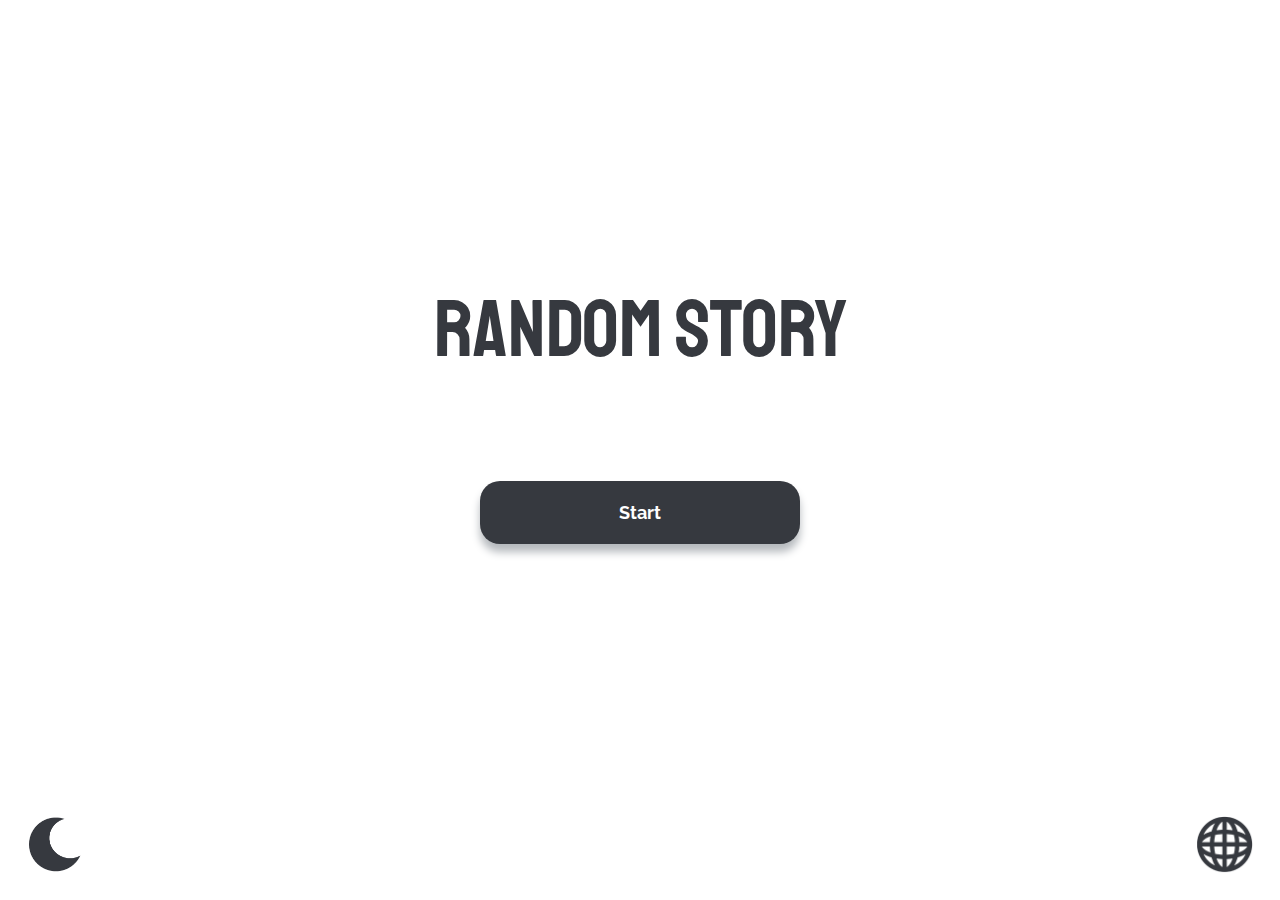
<file: index.html>
<!doctype html>
<html lang="fr" class="theme-dark">
<head>
	<meta charset="utf-8">
	<!--Importation des CSS-->
	<link rel="stylesheet" href="css/master.css">
	<link rel="stylesheet" href="css/theme.css">
	<!--<link rel="stylesheet" href="css/story.css">-->
	<link rel="stylesheet" href="css/story_mobile.css">
	<!--Importation du JS-->
	<script src="js/themeswitch.js" type="text/javascript" defer></script>
	<script src="js/story.js" type="text/javascript"></script>
	<!--Importation des polices d'écriture-->
	<link href="https://fonts.googleapis.com/css2?family=Roboto+Condensed&display=swap" rel="stylesheet">
	<link href="https://fonts.googleapis.com/css2?family=Nunito:ital,wght@1,200&display=swap" rel="stylesheet">
	<link href="https://fonts.googleapis.com/css2?family=Lobster&display=swap" rel="stylesheet">
	<link href="https://fonts.googleapis.com/css2?family=Open+Sans+Condensed:wght@300&display=swap" rel="stylesheet">
	<link href="https://fonts.googleapis.com/css2?family=Roboto+Slab&display=swap" rel="stylesheet">
	<link href="https://fonts.googleapis.com/css2?family=Raleway:wght@600&display=swap" rel="stylesheet">
	<link href="https://fonts.googleapis.com/css2?family=Staatliches&display=swap" rel="stylesheet">
	<!--Parametres de l'onglet-->
	<link rel="shortcut icon" type="image/png" href="img/all/favicon.png"/>
	<title>Takase - Random Story</title>
</head>

<body>
	<!--Div principale-->
			<!--Ecrire ici-->
			<div class="header_mobile"></div>
			<p class="title_index">Random Story</p>
			<!--Ecrire ici-->
			<div class="button_zone_story">
				<a href="game.html"><button class="btn_clicker_story">Start</button></a>
			</div>
			<!--Ecrire ici-->
			<a href="https://arthurtakase.github.io/"><img id="web" src="img/story/web.png" class="btn_clicker_story_mobile" alt="Youtube"></a>
			<img class="theme_picture_mobile" src="img/all/sun.png" alt="time" onclick="toggleTheme()"/>
			<!--Ecrire ici-->
</body>
</html>
</file>
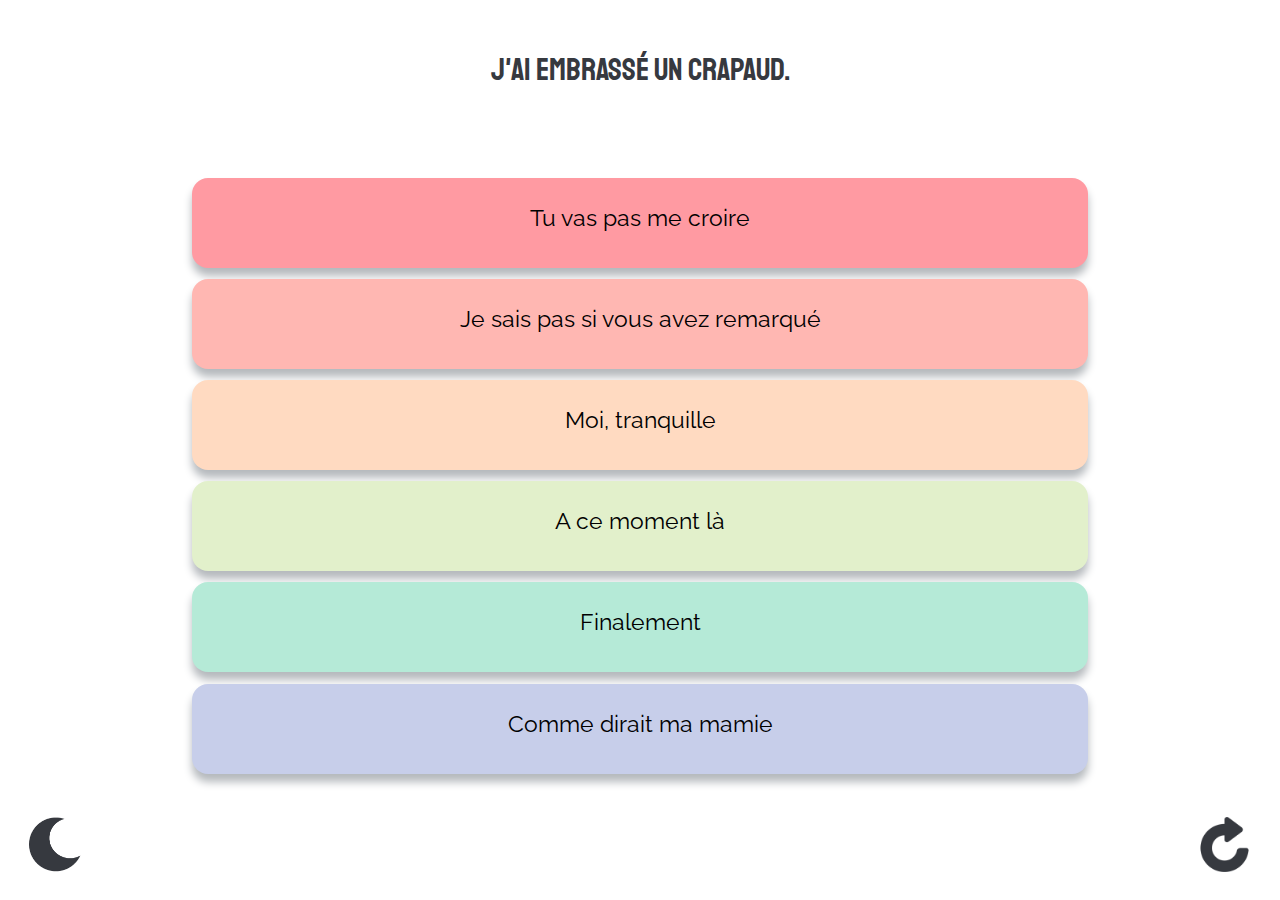
<file: game.html>
<!doctype html>
<html lang="fr" class="theme-dark">
<head>
	<meta charset="utf-8">
	<!--Importation des CSS-->
	<link rel="stylesheet" href="css/master.css">
	<link rel="stylesheet" href="css/theme.css">
	<!--<link rel="stylesheet" href="css/story.css">-->
	<link rel="stylesheet" href="css/story_mobile.css">
	<!--Importation du JS-->
	<script src="js/themeswitch.js" type="text/javascript" defer></script>
	<script src="js/story.js" type="text/javascript"></script>
	<!--Importation des polices d'écriture-->
	<link href="https://fonts.googleapis.com/css2?family=Roboto+Condensed&display=swap" rel="stylesheet">
	<link href="https://fonts.googleapis.com/css2?family=Nunito:ital,wght@1,200&display=swap" rel="stylesheet">
	<link href="https://fonts.googleapis.com/css2?family=Lobster&display=swap" rel="stylesheet">
	<link href="https://fonts.googleapis.com/css2?family=Open+Sans+Condensed:wght@300&display=swap" rel="stylesheet">
	<link href="https://fonts.googleapis.com/css2?family=Roboto+Slab&display=swap" rel="stylesheet">
	<link href="https://fonts.googleapis.com/css2?family=Raleway:wght@600&display=swap" rel="stylesheet">
	<link href="https://fonts.googleapis.com/css2?family=Staatliches&display=swap" rel="stylesheet">
	<!--Parametres de l'onglet-->
	<link rel="shortcut icon" type="image/png" href="img/all/favicon.png"/>
	<title>Takase - Random Story</title>
</head>

<body onload="change_value()">
	<!--Div principale-->
			<!--Ecrire ici-->
			<div class="header_mobile"></div>
			<p class="title_zone title_story_mobile"><span id="theme">Ton thème sera...</span></p>
			<!--Ecrire ici-->
			<div class="dice un">
				<p class="description_dice"><span id="span1">Etape 1</span></p>
			</div>
			<div class="dice deux">
				<p class="description_dice"><span id="span2">Etape 2</span></p>
			</div>
			<div class="dice trois">
				<p class="description_dice"><span id="span3">Etape 3</span></p>
			</div>
			<div class="dice quatre">
				<p class="description_dice"><span id="span4">Etape 4</span></p>
			</div>
			<div class="dice cinq">
				<p class="description_dice"><span id="span5">Etape 5</span></p>
			</div>
			<div class="dice six">
				<p class="description_dice"><span id="span6">Etape 6</span></p>
			</div>
			<!--Ecrire ici-->
			<img class="theme_picture_mobile" src="img/all/sun.png" alt="time" onclick="toggleTheme()"/>
			<img src="img/story/reload.png" id="reload" alt="reload" class="btn_clicker_story_mobile" onclick="change_value()"/>
			<!--Ecrire ici-->
</body>
</html>
</file>
<file: css/master.css>
@charset "utf-8";
/* CSS Document */


/*Structure du porte folio*/
.gallery {
	margin: 0 auto;
	text-align: center;
}

.zone1 {
	background-color: var(--background-dark);
	padding-bottom: 60px;
	padding-top: 30px;
}

.zone2 {
	padding-bottom: 60px;
}

/*Structure d'une ligne du porte folio*/
.gallery_line {
	text-align: center;
}

/*Structure du cadre d'une image du porte folio*/
.gallery_solo {
	background-color: var(--background-light);
	width: 250px;
	border-top-left-radius: 7px;
	border-top-right-radius: 7px;
	border-bottom-left-radius: 7px;
	border-bottom-right-radius: 7px;
	padding-bottom: 2px;
	display: inline-block;
	margin: 10px;
	margin-bottom: 10px;
	font-family: 'Open Sans Condensed', sans-serif;
	box-shadow: 1px 1px var(--shadow-profile) #24262a;
	overflow:hidden;
}

.title_draw {
	font-weight: bold;
}

/*Dessins du porte folio*/
.draw {
	height: 250px;
	border-top-left-radius: 7px;
	border-top-right-radius: 7px;
	transition:0.5s;
}

.draw:hover {
	transform: scale(1.1) rotate(-5deg);
}

.title_page {
	text-align: center;
	font-family: 'Roboto Condensed', sans-serif;
	font-size: 35px;
	font-weight: bold;
}

.subtitle {
	font-family: 'Nunito', sans-serif;
	padding-bottom: 10px;
}

.date {
	font-family: 'Nunito', sans-serif;
	padding-bottom: 10px;
	color: var(--date-color);
}

.link_zone{
	background-color: var(--header-background);
	text-align: center;
	padding: 20px;
	position: fixed;
	width: 100%;
	z-index: 100;
	box-sizing: border-box;
}

.link_header {
	text-decoration: none;
	color: var(--header-text);
	font-size: 20px;
	font-family: 'Open Sans Condensed', sans-serif;
}

.link_header:hover {
	/*color: black;*/
	font-weight: bold;
}

.link_header_title {
	text-decoration: none;
	color: var(--header-text);
	font-size: 35px;
	font-family: 'Lobster', cursive;
	padding-left: 10px;
	padding-right: 10px;
}

.year1 {
	position: sticky;
	top: 83px;
	background-color: var(--background-dark);
	opacity: 95%;
	z-index: 10;
}

.year2 {
	position: sticky;
	top: 83px;
	background-color: var(--background-light);
	opacity: 95%;
	z-index: 10;
}

.description {
	width: 640px;
	margin: 0 auto;
	font-family: 'Noto Sans JP', sans-serif;
	text-align: justify;
}

.button {
	background-color: var(--button-background);
	padding: 10px;
	border-radius: 10000px;
	width: 100px;
	margin-top: 20px;
	margin-left: 10px;
	margin-right: 10px;
	display: inline-block;
	font-family: 'Fjalla One', sans-serif;
	transition:0.5s;
}

.button:hover {
	transform: scale(1.1);
}

.button_img {
	height: 20px;
	margin-left: 5px;
}

.button_text {
	color: var(--button-font);
	text-decoration:none;
}

.button_zone {
	text-align: center;
	margin-bottom: 20px;
}

body {
	background-color: var(--background-light);
	margin: 0;
	color: var(--font-color);
}

footer {
	text-align: center;
}

.footer_text {
	font-family: 'Open Sans Condensed', sans-serif;
	color: var(--font-color);
}

.picture_left {
	height: 320px;
	border-top-left-radius: 7px;
	border-top-right-radius: 7px;
	transition:0.5s;
}

.picture_left:hover {
	transform: scale(1.01) rotate(-0.5deg);
}

.zone2_dev{
	padding-bottom: 60px;
	padding-top: 60px;
	display: inline-block;
}

.game_view {
	display: inline-block;
	margin: 30px;
	margin-bottom: 20px;
	background-color: var(--miniature-background);
	border-top-left-radius: 7px;
	border-top-right-radius: 7px;
	border-bottom-left-radius: 7px;
	border-bottom-right-radius: 7px;
	box-shadow: 1px 1px var(--shadow-profile) #24262a;
	overflow:hidden;
}

.description_game {
	font-family: 'Noto Sans JP', sans-serif;
	text-align: justify;
	width: 560px;
	margin: 20px;
}

.dev_line {
	text-align: center;
}

.profile {
	height: 200px;
	border-radius: 200px;
	margin-top: 100px;
	box-shadow: 1px 1px var(--shadow-profile) #24262a;
	transition: 1s;
}

.profile:hover {
	transform: rotateY(180deg);
}

.about_zone {
	width: 600px;
	margin: 0 auto;
}

.about_text {
	font-family: 'Nunito', sans-serif;
	padding-bottom: 10px;
	text-align: justify;
}

.reseaux {
	display: inline-block;
	margin: 30px;
	padding-left: 10px;
	padding-right: 10px;
	margin-bottom: 20px;
	background-color: var(--reseaux-background);
	border-top-left-radius: 7px;
	border-top-right-radius: 7px;
	border-bottom-left-radius: 7px;
	border-bottom-right-radius: 7px;
	box-shadow: 1px 1px var(--shadow-profile) #24262a;
}

.reseaux_line {
	text-align: center;
	margin: 0 auto;
}

.reseaux_img {
	width: 100px;
	margin-top: 10px;
	margin-left: 10px;
	margin-right: 10px;
	transition:0.5s;
}

.reseaux_img:hover {
	transform: rotate(-5deg) scale(0.9);
	/*transition: all 0.5s ease;*/
}

.reseaux_name {
	font-family: 'Nunito', sans-serif;
}

.zone1_index {
	background-color: var(--background-dark);
	padding-bottom: 60px;
	padding-top: 30px;
	/*height: 100vh;*/
}

.arrow {
	margin-top: 50px;
	margin-bottom: 30px;
	height: 50px;
	width: 100px;
}

.arrow_low {
	height: 40px;
	width: 70px;
}

.btn_theme {
	background-color: var(--header-background);
	border: none;
	position: absolute;
	top: 0px;
    right: 0px;
}

.btn_theme img {
	height: 35px;
	padding: 20px;
}

.btn_theme:focus {
	outline:0;
}

html {
	animation-delay: 0.5;
}

.scroll_text {
	color: var(--scroll-text);
	font-family: 'Nunito', sans-serif;
	padding-bottom: 10px;
}

.anti_header{
	margin-top: 100px;
}

::-webkit-scrollbar {
	width: 10px;
}

::-webkit-scrollbar-track {
	border-radius: 10px;
	opacity: 0;

}

::-webkit-scrollbar-thumb {
	background: var(--header-background);
	border-radius: 10px;
}
</file>
<file: css/theme.css>
@charset "utf-8";
/* CSS Document */

.theme-dark {
  --font-color: #dcddde;
	--background-light: #36393f;
	--background-dark: #2f3136;
	--button-font: #ffffff;
	--button-background: #7289da;
	--miniature-background: #40444b;
	--header-text: white;
	--header-background: #202225;
	--date-color: gray;
	--scroll-text: gray;
	--shadow-profile: 12px;
  --shadow-dice: #24262a;
}

.theme-light {
	--font-color: #36393f;
	--background-light: White;
	--background-dark: #f2f3f5;
	--button-font: White;
	--button-background: #36393f;
	--miniature-background: #f2f3f5;
	--reseaux-background: White;
	--header-text: #36393f;
	--header-background: #DADCDF;
	--date-color: White;
	--scroll-text: gray;
	--shadow-profile: 8px;
  --shadow-dice: #b5b9bd;
}
</file>
<file: css/story.css>
@media (max-width: 568px) {
     * {
			 margin: 0px;
		 }
}

.dice_view {
	display: inline-block;
	margin: 30px;
	margin-bottom: 20px;
	border-radius: 7px;
	box-shadow: 1px 1px var(--shadow-profile) var(--shadow-dice);
	overflow: hidden;
	transition: 0.3s;
}

.description_dice {
	font-family: 'Noto Sans JP', sans-serif;
	text-align: center;
	width: 450px;
	margin: 20px;
	color: black;
}

.dice_view:hover {
	transition: 0.3s;
	transform: scale(1.02);
}

.un {
	background-color: #FF9AA2;
}

.deux {
	background-color: #FFB7B2;
}

.trois {
	background-color: #FFDAC1;
}

.quatre {
	background-color: #E2F0CB;
}

.cinq {
	background-color: #B5EAD7;
}

.six {
	background-color: #C7CEEA;
}

.title_story {
	text-align: center;
	font-family: 'Roboto Condensed', sans-serif;
	font-size: 25px;
	font-weight: bold;
	padding-top: 10px;
}

.button_zone_story {
	text-align: center;
	padding: 20px;
	margin: 0 auto;
}

.btn_clicker_story {
	font-family: 'Roboto Condensed', sans-serif;
	margin: 10px;
	width: 180px;
	height: 50px;
	font-size: 16px;;
	color: white;
	font-weight: bold;
	background-color: var(--button-background);
	border-radius: 20px;;
	border: none;
	box-shadow: 1px 1px 12px #24262a;
	transition: 0.3s;
}

.btn_clicker_story:active {
	transform: translateY(5px);
}
</file>
<file: css/story_mobile.css>
.dice_view {
	display: inline-block;
	margin: 30px;
	margin-bottom: 20px;
	border-radius: 7px;
	box-shadow: 1px 1px var(--shadow-profile) var(--shadow-dice);
	transition: 0.3s;
}

body {
  margin: 0 auto;
  text-align: center;
  vertical-align: middle;
}

.dice {
  display: inline-block;
  text-align: center;
  vertical-align: middle;
  width: 70vw;
  margin-bottom: 0.7rem;
  border-radius: 1rem;
  height: 10vh;
  transition: 0.5s;
  overflow: visible;
}

.dice:hover {
  transform: scale(1.02);
  transition: 0.5s;
}

.description_dice {
	font-family: 'Raleway', sans-serif;
	color: black;
  font-size: 2.5vh;
  margin: 0 auto;
  padding: 3vh;
}

.un {
	background-color: #FF9AA2;
  box-shadow: 0rem 0.5rem var(--shadow-profile) var(--shadow-dice);
}

.deux {
	background-color: #FFB7B2;
  box-shadow: 0rem 0.5rem var(--shadow-profile) var(--shadow-dice);
}

.trois {
	background-color: #FFDAC1;
  box-shadow: 0rem 0.5rem var(--shadow-profile) var(--shadow-dice);
}

.quatre {
	background-color: #E2F0CB;
  box-shadow: 0rem 0.5rem var(--shadow-profile) var(--shadow-dice);
}

.cinq {
	background-color: #B5EAD7;
  box-shadow: 0rem 0.5rem var(--shadow-profile) var(--shadow-dice);
}

.six {
	background-color: #C7CEEA;
  box-shadow: 0rem 0.5rem var(--shadow-profile) var(--shadow-dice);
}

.theme_picture_mobile {
  position: fixed;
  left: 1.5rem;
  bottom: 1.5rem;
	width: 7vh;
	height: 7vh;
  transition: 0.5s;
}

.theme_picture_mobile:active {
  transform: translateY(0.5rem) rotate(45deg);
  transition: 0.5s;
}

.start_btn {
  position: fixed;
  transform: rotate(180deg);
  text-align: center;
	width: 7vh;
	height: 7vh;
  transition: 0.5s;
}

.btn_clicker_story_mobile {
  position: fixed;
  right: 1.5rem;
  bottom: 1.5rem;
	width: 7vh;
	height: 7vh;
	transition: 0.5s;
}

.btn_clicker_story_mobile:active {
	transform: translateY(0.5rem) rotate(45deg);
  transition: 0.5s;
}

.title_zone {
  display: inline-block;
  text-align: center;
  vertical-align: middle;
  width: 70vw;
  margin-bottom: 0.7rem;
  border-radius: 1rem;
  height: 13vh;
  transition: 0.5s;
  overflow: visible;
}

.title_story_mobile {
	font-family: 'Staatliches', cursive;
	font-size: 3.5vh;
	vertical-align: middle;
}

.header_mobile {
  height: 2vh;
}

.title_index {
  padding-top: 20vh;
  font-family: 'Staatliches', cursive;
	font-size: 9vh;
  animation: cauda 2s linear infinite;
}

.button_zone_story {
	text-align: center;
	padding: 20px;
	margin: 0 auto;
}

.btn_clicker_story {
	font-family: 'Raleway', sans-serif;
	width: 25vw;
	height: 7vh;
	font-size: 2vh;
	color: white;
	font-weight: bold;
	background-color: var(--button-background);
	border-radius: 20px;;
	border: none;
	box-shadow: 0rem 0.5rem var(--shadow-profile) var(--shadow-dice);
	transition: 0.3s;
}

.btn_clicker_story:active {
	transform: translateY(5px);
}

@keyframes cauda {
  0% {
    transform: scale(0.9);
  }
  50% {
    transform: scale(1);
  }
  100% {
    transform: scale(0.9);
  }
}
</file>
